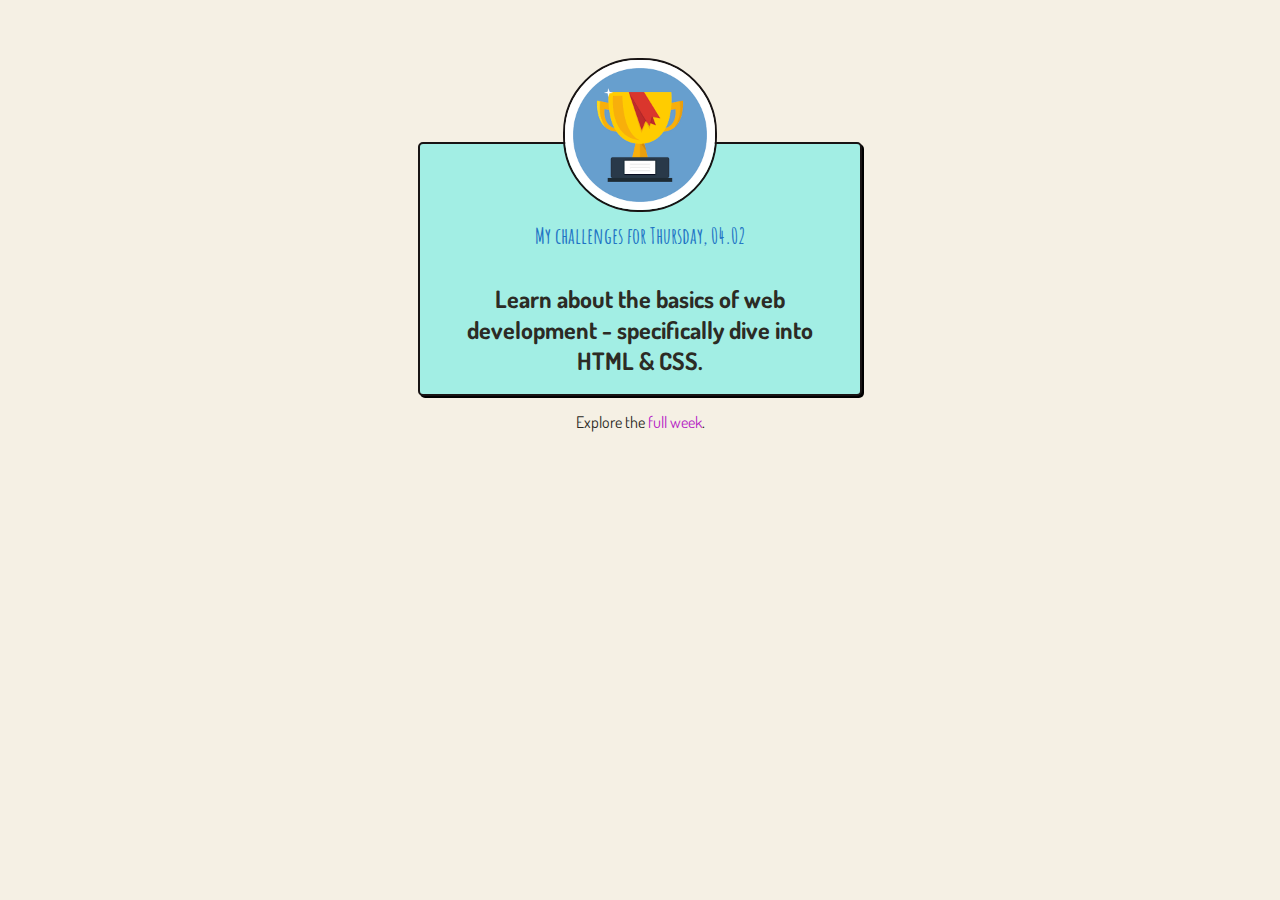
<file: index.html>
<html lang="en, it">
  <head>
    <link rel="preconnect" href="https://fonts.googleapis.com" />
    <link rel="preconnect" href="https://fonts.gstatic.com" crossorigin />
    <link
      href="https://fonts.googleapis.com/css2?family=Amatic+SC:wght@700&family=Dosis:wght@200&display=swap"
      rel="stylesheet"
    />
    <link href="style.css" rel="stylesheet" />
    <title>100 days code challenge</title>
  </head>
  <body>
    <main>
      <img src="cup1.png" alt="cup icon" />
      <li id="blocco">
        <h2>My challenges for <span>Thursday, 04.02</span></h2>
        <p>
          Learn about the basics of web development - specifically dive into
          HTML & CSS.
        </p>
      </li>
    </main>
    <footer>
      <p>Explore the <a href="full-week.html">full week</a>.</p>
    </footer>
  </body>
</html>
</file>
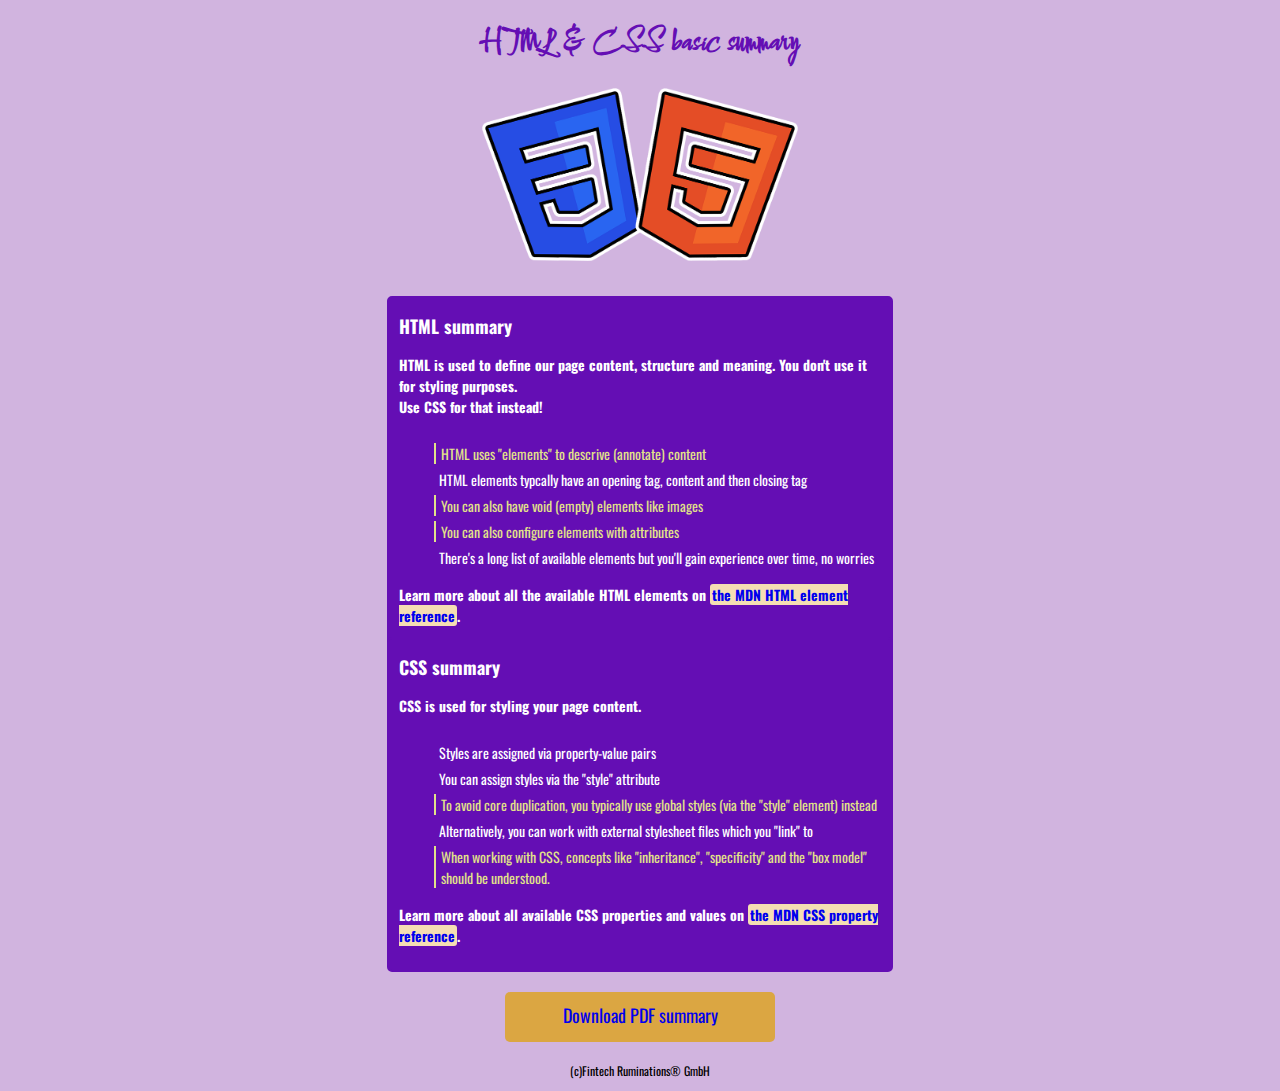
<file: 2nd-website/index.html>
<!DOCTYPE html>
<html lang="en">
  <head>
    <meta charset="UTF-8" />
    <meta http-equiv="X-UA-Compatible" content="IE=edge" />
    <meta name="viewport" content="width=device-width, initial-scale=1.0" />
    <link rel="preconnect" href="https://fonts.googleapis.com" />
    <link rel="preconnect" href="https://fonts.gstatic.com" crossorigin />
    <link href="https://fonts.googleapis.com/css2?family=Comforter&family=Oswald:wght@200&family=Prompt:wght@100&display=swap" rel="stylesheet">
    <link rel="shortcut icon" href="/favicon.ico?v=2" type="image/x-icon">
    <link href="style.css" rel="stylesheet" />
    <title>2nds website</title>
  </head>
  <body>
    <main>
      <h1>HTML & CSS basic summary</h1>
      <img src="html-css.png" />
      <div>
        <h2>HTML summary</h2>
        <h3> HTML is used to define our page content, structure and meaning. You <span>don't</span> use it for styling purposes.<br>Use CSS for that instead!</span></h3>
        <ul>
          <li class="highlighted">HTML uses "elements" to descrive (annotate) content</li>
          <li>HTML elements typcally have an opening tag, content and then closing tag</li>
          <li class="highlighted">You can also have void (empty) elements like images</li>
          <li class="highlighted">You can also configure elements with attributes</li>
          <li>There's a long list of available elements but you'll gain experience over time, no worries</li>
        </ul>
        <h3>Learn more about all the available HTML elements on <a href="https://developer.mozilla.org/en-US/docs/Web/HTML/Element">the MDN HTML element reference</a>.</h3>
      </div>
      <div>
        <h2>CSS summary</h2>
        <h3>CSS is used for styling your page content.</h3>
        <ul>
          <li>Styles are assigned via property-value pairs</li>
          <li>You can assign styles via the "style" attribute</li>
          <li class="highlighted">To avoid core duplication, you typically use global styles (via the "style" element) instead</li>
          <li>Alternatively, you can work with external stylesheet files which you "link" to</li>
          <li class="highlighted">When working with CSS, concepts like "inheritance", "specificity" and the "box model" should be understood.</li>
        </ul>
        <h3>Learn more about all available CSS properties and values on <a href="https://developer.mozilla.org/en-US/docs/Web/CSS/Reference">the MDN CSS property reference</a>.</h3>
      </div>
      <p id="bottone"><a href="html-css-basics-summary.pdf">Download PDF summary</a></p>
    </main>
    <footer>
      <p>(c)Fintech Ruminations® GmbH</p>
    </footer>
  </body>
</html>
</file>
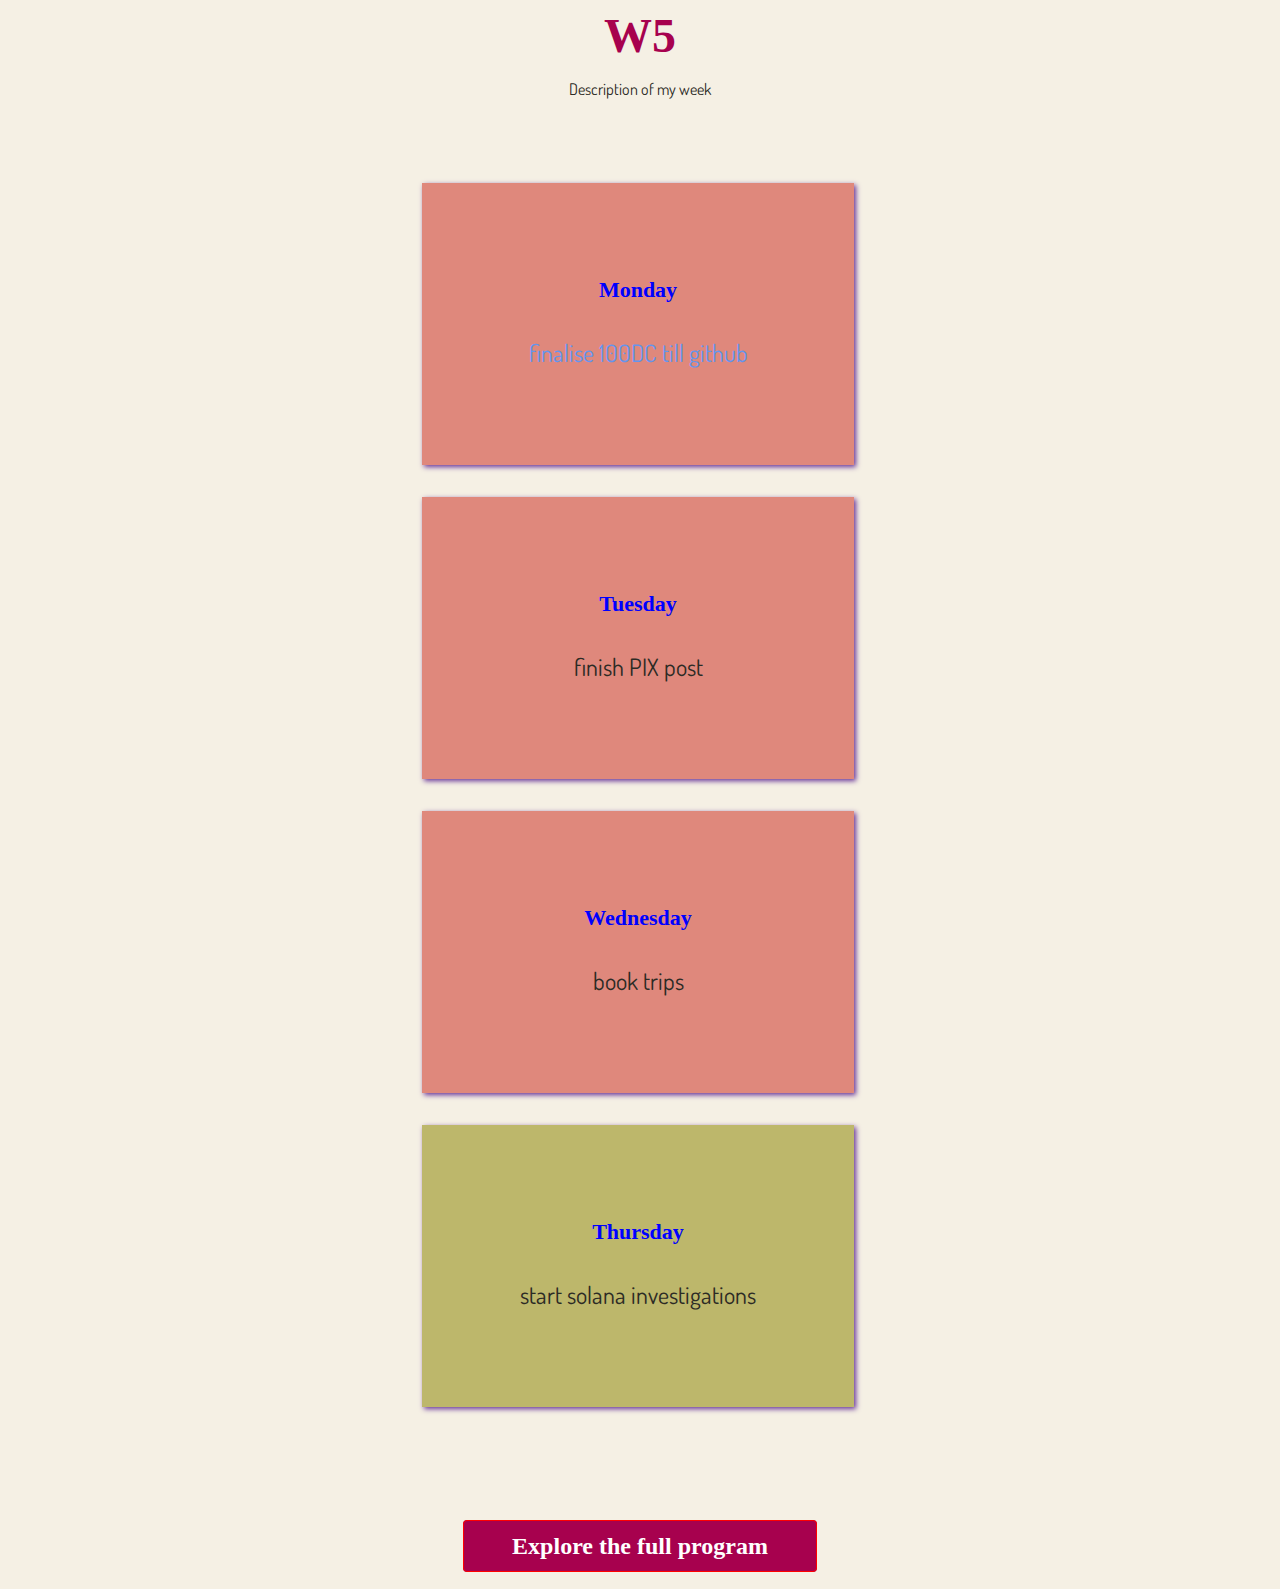
<file: full-week.html>
<!DOCTYPE html>
<html lang="en, it">
  <head>
    <meta charset="UTF-8" />
    <!--meta http-equiv="X-UA-Compatible" content="IE=edge" /-->
    <!--meta name="viewport" content="width=device-width, initial-scale=1.0" /-->
    <link
      href="https://fonts.googleapis.com/css2?family=Amatic+SC:wght@700&family=Dosis:wght@200&display=swap"
      rel="stylesheet"
    />
    <link href="style.css" rel="stylesheet" />
    <link href="full-week.css" rel="stylesheet" />
    <title>next week challenges</title>
  </head>
  <body id="full-week">
    <header>
      <h1>W5</h1>
      <p>Description of my week</p>
    </header>
    <main>
      <ol>
        <li>
          <h2>Monday</h2>
          <p class="daily-goal">finalise 100DC till github</p>
        </li>
        <li>
          <h2>Tuesday</h2>
          <p>finish PIX post</p>
        </li>
        <li>
          <h2>Wednesday</h2>
          <p>book trips</p>
        </li>
        <li class='highlight-goal'>
          <h2>Thursday</h2>
          <p>start solana investigations</p>
        </li>
      </ol>
      <h2><a href="index.html">Explore the full program</a></h2>
    </main>
  </body>
</html>
</file>
<file: style.css>
body {
    text-align: center;
    background-color: rgb(245, 240, 228);
  }

  img {
    width: 150px;
    height: 150px;
    border-radius: 75px; 
    margin: 50px;
    border: 2px solid rgb(24, 20, 20);
  }

  #blocco {
    background-color:rgb(162, 238, 228);
    font-weight: bold;
    margin: -120px auto 10px auto;
    border-radius: 5px;
    border: 2px solid rgb(24, 20, 20);
    box-shadow: 2px 2px ;
  }

  li {
    list-style: none;
    width: 400px;
    height: 250px;
    font-size: 24px;
    padding: 0px 20px 0px 20px;
  }
  
  
  h2 {
    font-family: 'Amatic SC', cursive;
    font-size: 22px;
    color: rgb(31, 116, 196);
    padding: 60px 0px 10px 0px;

  }

  p {
    font-family: 'Dosis', sans-serif;
    color: rgb(44, 43, 37);
  }

  a {
    color:rgb(182, 31, 196);
    text-decoration: none;
  }

  a:hover {
    color:rgb(31, 116, 196);
    text-decoration: nome;
  }
</file>
<file: 2nd-website/style.css>
body {
    background-color: rgb(209, 180, 223);
}

div {
    background-color: rgb(100, 14, 180);
    border: 2px solid rgb(100, 14, 180);
    border-radius: 5px;
    margin: -15px 30% 0px 30%;
    color: white;
}

img {
    display: block;
    width: 25%;
    height: 25%;
    margin: 0px auto 50px auto;
}

h1 {
    font-family: 'Comforter', cursive;
    color: rgb(100, 14, 180);
    text-align: center;
}

h2 {
    font-family: 'Oswald', sans-serif;
    font-size: 18px;
    color: white;
    padding: 0px 10px 0px 10px;
}

span {
    font-weight: bold;
}

h3 {
    font-family: 'Oswald', sans-serif;
    font-size: 14px;
    color: white;
    padding: 0px 10px 10px 10px;
}

li {
    font-family: 'Oswald', sans-serif;
    font-size: 14px;
    list-style-type: none;
    margin: 5px 5px 5px 5px;
    padding: 0px 5px 0px 5px;
}

.highlighted {
    color: rgb(226, 226, 137);
    border-left: 2px solid rgb(226, 226, 137);


}

h3 a {
    background-color: wheat;
    text-decoration: none;
    border-radius: 3px;
    padding: 0px 2px;
}

#bottone {
    font-size: 18px;
    background-color: rgb(219, 166, 66);
    color: white;
    width: 250px;
    height: 40px;
    font-family: 'Oswald', sans-serif;
    border-radius: 5px;
    text-align: center;
    padding: 10px 10px 0px 10px;
    margin: 20px auto 20px auto;
}

a{
    text-decoration: none;
}

a:hover{
    color: rgb(0, 255, 42);
}

a:active{
    color: rgb(255, 115, 0);
}

footer {
    text-align: center;
    font-family: 'Oswald', sans-serif;
    font-size: 12px;
}
</file>
<file: full-week.css>
h1 {
    font-size: 48px;
    color:rgb(167, 1, 78);
    margin: 0px;

}

#description {
    margin-bottom:  36px;
}

header p {
    margin-bottom: 36px;
}

h2 {
    color: blue;
    font-family: cursive;
}

a{
    padding: 12px 48px;
    background-color: rgb(167, 1, 78);
    color: white;
    border: 1px solid red;
    border-radius: 4px;
    font-size: 24px;
    margin: 0px;
}

a:hover{
    text-decoration: none;
    background-color: rgb(180, 12, 90);
    color:royalblue;
}

ol {
    list-style: none;
    width: 500px;
    margin: 0px auto 0 auto;
    padding: 16px;
}


li {
    padding: 16px;
    margin: 32px;
    background-color: rgb(223,136,124);
    box-shadow: 2px 2px 5px rebeccapurple;
  }

  /* main p {
      color: cornflowerblue;
  } */


  .daily-goal {
    color: cornflowerblue;

  }

  .highlight-goal{
    background-color: darkkhaki;
  }
</file>
